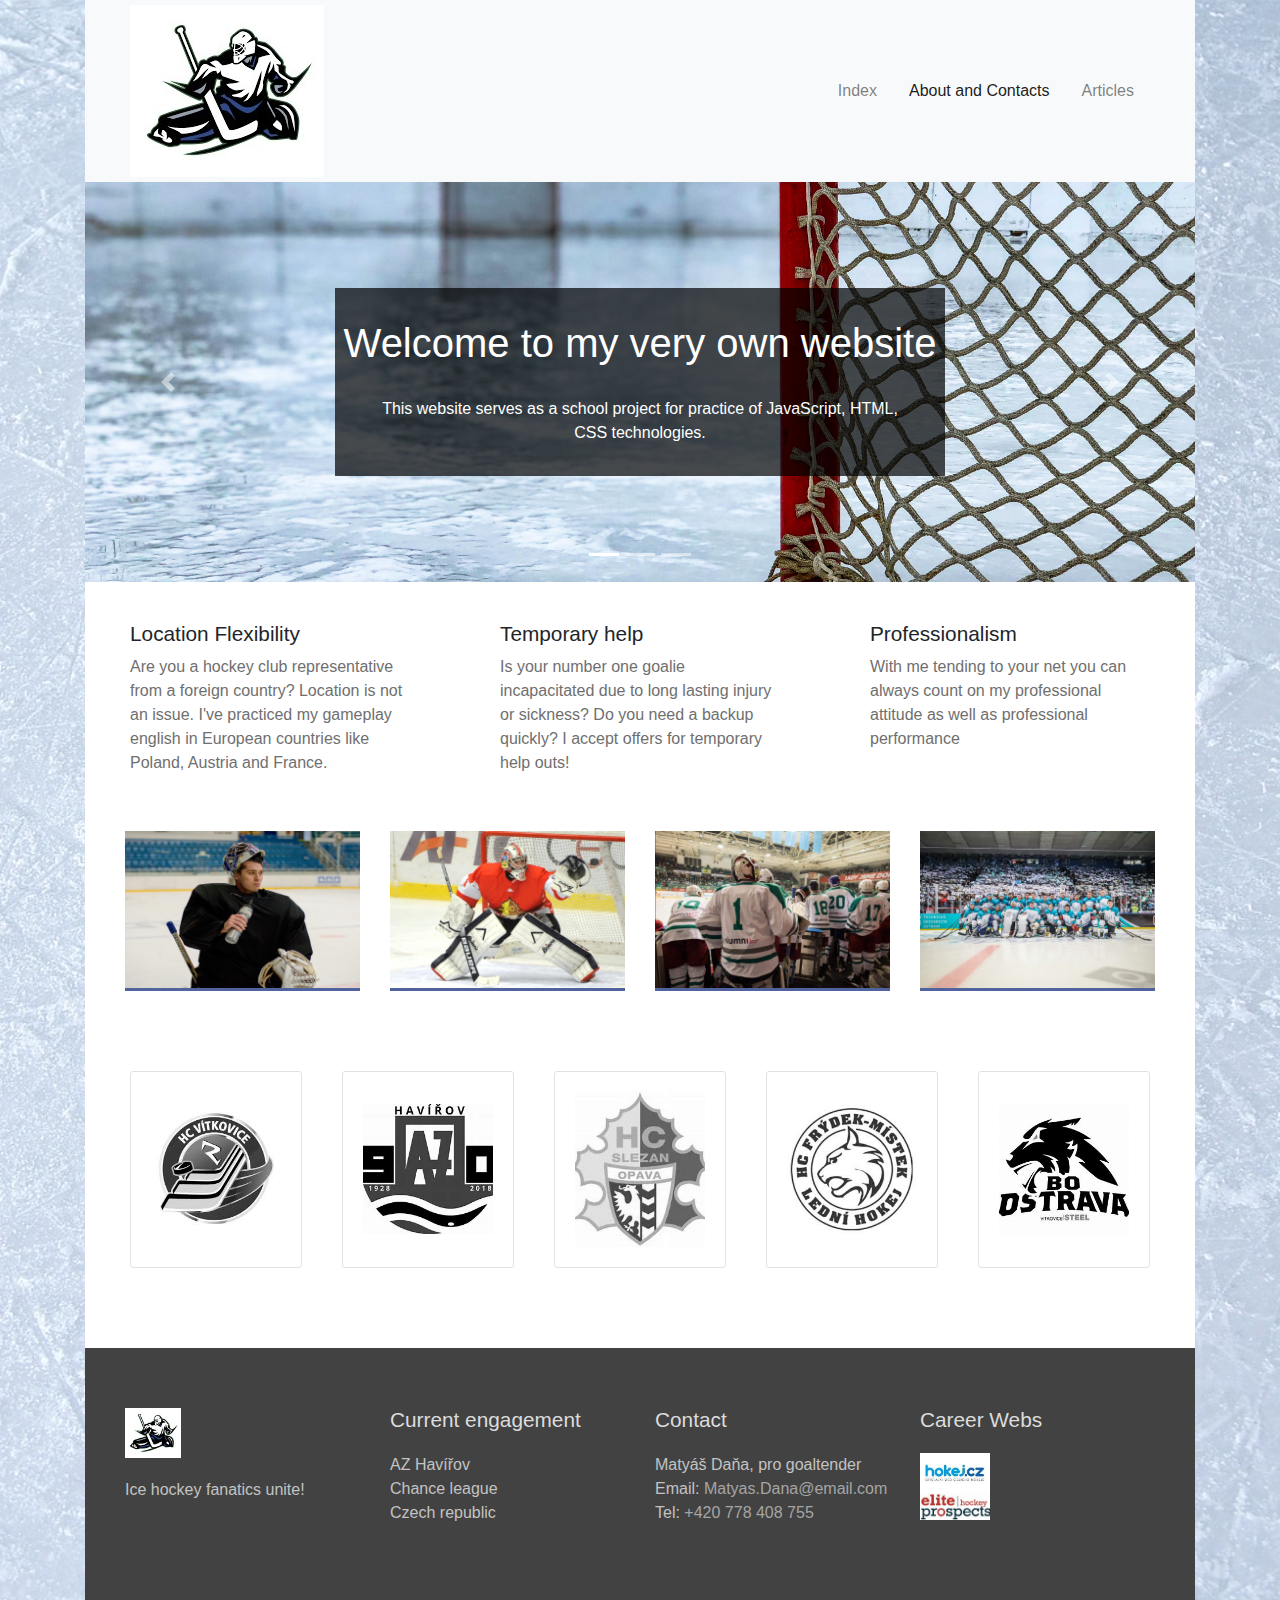
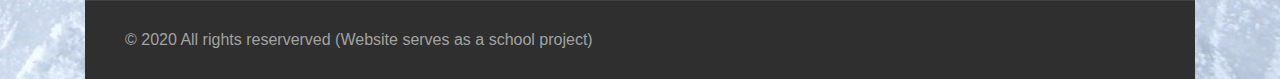
<file: Index.html>
<!doctype html>
<html lang="cs">
  <head>
    <meta charset="utf-8">
    <meta name="viewport" content="width=device-width, initial-scale=1, shrink-to-fit=no">

    <link rel="stylesheet" href="resources/css/bootstrap.min.css">
    <link rel="stylesheet" href="resources/css/styles.css">
    <link rel="stylesheet" href="resources/css/simplelightbox.min.css">

    <script src="resources/js/fontawesome.js"></script>

    <title>MyWeb</title>
  </head>
  <body>
    <div class="container">
        <div class="row">
            <div class="col-md-12">
                <nav class="navbar navbar-expand-lg navbar-light bg-light">
                    <a class="navbar-brand" href="Index.html">
                        <img src="resources/images/logogo.jpg" alt="HireMe logo">
                    </a>
                    <button class="navbar-toggler" type="button" data-toggle="collapse" data-target="#navbarSupportedContent" aria-controls="navbarSupportedContent" aria-expanded="false" aria-label="Toggle navigation">
                        <span class="navbar-toggler-icon"></span>
                    </button>
                    
                    <div class="collapse navbar-collapse" id="navbarSupportedContent">
                        <ul class="navbar-nav ml-auto">
                            <li class="nav-item">
                                <a class="nav-link" href="Index.html">Index</a>
                            </li>
                            <li class="nav-item active">
                                <a class="nav-link" href="About and Contacts.html">About and Contacts</a>
                            </li>
                            <li class="nav-item">
                                <a class="nav-link" href="Articles.html">Articles</a>
                            </li>
                        </ul>
                    </div>
                </nav>
            </div>
        </div>
        <div class="row">
            <div class="col-md-12">
                <div id="carouselExampleIndicators" class="carousel slide" data-ride="carousel">
                    <ol class="carousel-indicators">
                        <li data-target="#carouselExampleIndicators" data-slide-to="0" class="active"></li>
                        <li data-target="#carouselExampleIndicators" data-slide-to="1"></li>
                        <li data-target="#carouselExampleIndicators" data-slide-to="2"></li>
                    </ol>
                    <div class="carousel-inner">
                        <div class="carousel-item active">
                            <div class="slideshow slide-1">
                                <div class="textblock">
                                    <h1>Welcome to my very own website</h1>
                                    <p>This website serves as a school project for practice of JavaScript, HTML, CSS technologies.</p>
                                </div>
                            </div>
                        </div>
                        <div class="carousel-item">
                            <div class="slideshow slide-2">
                                <div class="textblock">
                                    <h1>Reasoning</h1>
                                    <p>It's not easy to advance without the right contacts and self-promotion. Building a website may seem like an odd way of promoting a goaltender but hey, every little bit helps. I guess... </p>
                                </div>
                            </div>
                        </div>
                        <div class="carousel-item">
                            <div class="slideshow slide-3">
                                <div class="textblock">
                                    <h1>Browse and enjoy!</h1>
                                    <p>That's all the foretalk. feel free to look around!</p>
                                </div>
                            </div>
                        </div>
                    </div>
                    <a class="carousel-control-prev" href="#carouselExampleIndicators" role="button" data-slide="prev">
                        <span class="carousel-control-prev-icon" aria-hidden="true"></span>
                        <span class="sr-only">Previous</span>
                    </a>
                    <a class="carousel-control-next" href="#carouselExampleIndicators" role="button" data-slide="next">
                        <span class="carousel-control-next-icon" aria-hidden="true"></span>
                        <span class="sr-only">Next</span>
                    </a>
                </div>
            </div>
        </div>
        <div class="row">
            <div class="col-md-12">
                <div class="container services">
                    <div class="row">
                        <div class="col-md-4">
                            <div class="service">
                                <h2><i class="fas fa-globe"></i> Location Flexibility </h2>
                                <p>Are you a hockey club representative from a foreign country? Location is not an issue. I've practiced my gameplay english in European countries like Poland, Austria and France.</p>
                            </div>
                        </div>
                        <div class="col-md-4">
                            <div class="service">
                                <h2><i class="fas fa-male"></i> Temporary help</h2>
                                <p>
                                Is your number one goalie incapacitated due to long lasting injury or sickness? Do you need a backup quickly? I accept offers for temporary help outs!
                                </p>
                            </div>
                        </div>
                        <div class="col-md-4">
                            <div class="service">
                                <h2><i class="fas fa-graduation-cap"></i> Professionalism </h2>
                                <p>With me tending to your net you can always count on my professional attitude as well as professional performance</p>
                            </div>
                        </div>
                    </div>
                </div>
            </div>
        </div>
        <div class="row">
            <div class="col-md-12">
                <div class="container services">
                    <div class="row gallery gallery-index">
                        <div class="col-md-3">
                            <a href="resources/images/gallery1.jpg"><img src="resources/images/gallery1.jpg" class="img-fluid" alt="Off-ice excersize" title="Off-ice excersize"/></a>
                        </div>
                        <div class="col-md-3">
                            <a href="resources/images/gallery2.jpg"><img src="resources/images/gallery2.jpg" class="img-fluid" alt="Slezan Opava" title="Slezan Opava"/></a>
                        </div>
                        <div class="col-md-3">
                            <a href="resources/images/gallery3.jpg"><img src="resources/images/gallery3.jpg" class="img-fluid" alt="Goalie's world" title="Goalie's world"/></a>
                        </div>
                        <div class="col-md-3">
                            <a href="resources/images/gallery4.jpg"><img src="resources/images/gallery4.jpg" class="img-fluid" alt="University match" title="University match"/></a>
                        </div>
                    </div>
                </div>
            </div>
        </div>
        <div class="row">
            <div class="col-md-12">
                <div class="container companies">
                    <div class="row companies-list">
                        <div class="col-md">
                            <img src="resources/images/HCV.jpg" class="img-fluid" alt="HC Vítkovice"/>
                        </div>
                        <div class="col-md">
                            <img src="resources/images/azhav.jpg" class="img-fluid" alt="AZ Havířov"/>
                        </div>
                        <div class="col-md">
                            <img src="resources/images/hcs.jpg" class="img-fluid" alt="HC Slezan Opava"/>
                        </div>
                        <div class="col-md">
                            <img src="resources/images/hcfr.jpg" class="img-fluid" alt="HC Frýdek - Místek"/>
                        </div>
                        <div class="col-md">
                            <img src="resources/images/boo.jpg" class="img-fluid" alt="HC Kopřivnice"/>
                        </div>
                    </div>
                </div>
            </div>
        </div>
        <div class="row">
            <div class="col-md-12">
                <div class="container footer">
                    <div class="row footer-column">
                        <div class="col-md">
                            <img src="resources/images/logogo.jpg" class="img-fluid footer-logo" alt="HireMe logo"/>
                            <p>Ice hockey fanatics unite!</p>
                        </div>
                        <div class="col-md">
                            <h3>Current engagement</h3>
                            <p>
                                AZ Havířov<br>
                                Chance league<br>
                                Czech republic
                            </p>
                        </div>
                        <div class="col-md">
                            <h3>Contact</h3>
                            <p>
                                Matyáš Daňa, pro goaltender<br>
                                Email: <a href="mailto://Matyas.Dana@email.com">Matyas.Dana@email.com</a><br>
                                Tel: <a href="tel://+420778408755">+420 778 408 755</a>
                            </p>
                        </div>
                        <div class="col-md">
                            <h3>Career Webs</h3>
                            <p>
                                <a href="https://www.hokej.cz/hrac/17543" target="_blank">
                                    <img src="resources/images/hokej.jpg" class="img-fluid" style="max-width:30%";  alt="Hokej cz"/></a><br>
                                <a href="https://widgets.eliteprospects.com/player.php?player=189764" target="_blank">
                                    <img src="resources/images/ep.jpg" class="img-fluid" style="max-width:30%";  alt="Eliteprospects"/>
                                </a><br>
                            </p>
                        </div>
                    </div>
                </div>
            </div>
        </div>
        <div class="row">
            <div class="col-md-12">
                <div class="container footer-bottom">
                    <div class="row footer-bottom-column">
                        <div class="col-md-7">
                            <p>© 2020 All rights reserverved (Website serves as a school project)</p>
                        </div>
                        <div class="col-md-5">
                            <div class="social">
                                <a href="https://twitter.com/" target="_blank"><i class="fab fa-twitter-square"></i></a>
                                <a href="https://www.facebook.com/" target="_blank"><i class="fab fa-facebook-square"></i></a>
                                <a href="https://www.linkedin.com/" target="_blank"><i class="fab fa-linkedin"></i></a>
                                <a href="https://cz.pinterest.com/" target="_blank"><i class="fab fa-pinterest-square"></i></a>
                                <a href="https://vimeo.com/" target="_blank"><i class="fab fa-vimeo-square"></i></a>
                            </div>
                        </div>
                    </div>
                </div>
            </div>
        </div>
    </div>

    <script src="resources/js/jquery-3.5.1.min.js"></script>
    <script src="resources/js/popper.min.js"></script>
    <script src="resources/js/bootstrap.min.js"></script>
    <script src="resources/js/simple-lightbox.min.js"></script>
    <script src="resources/js/script.js"></script>
  </body>
</html>
</file>
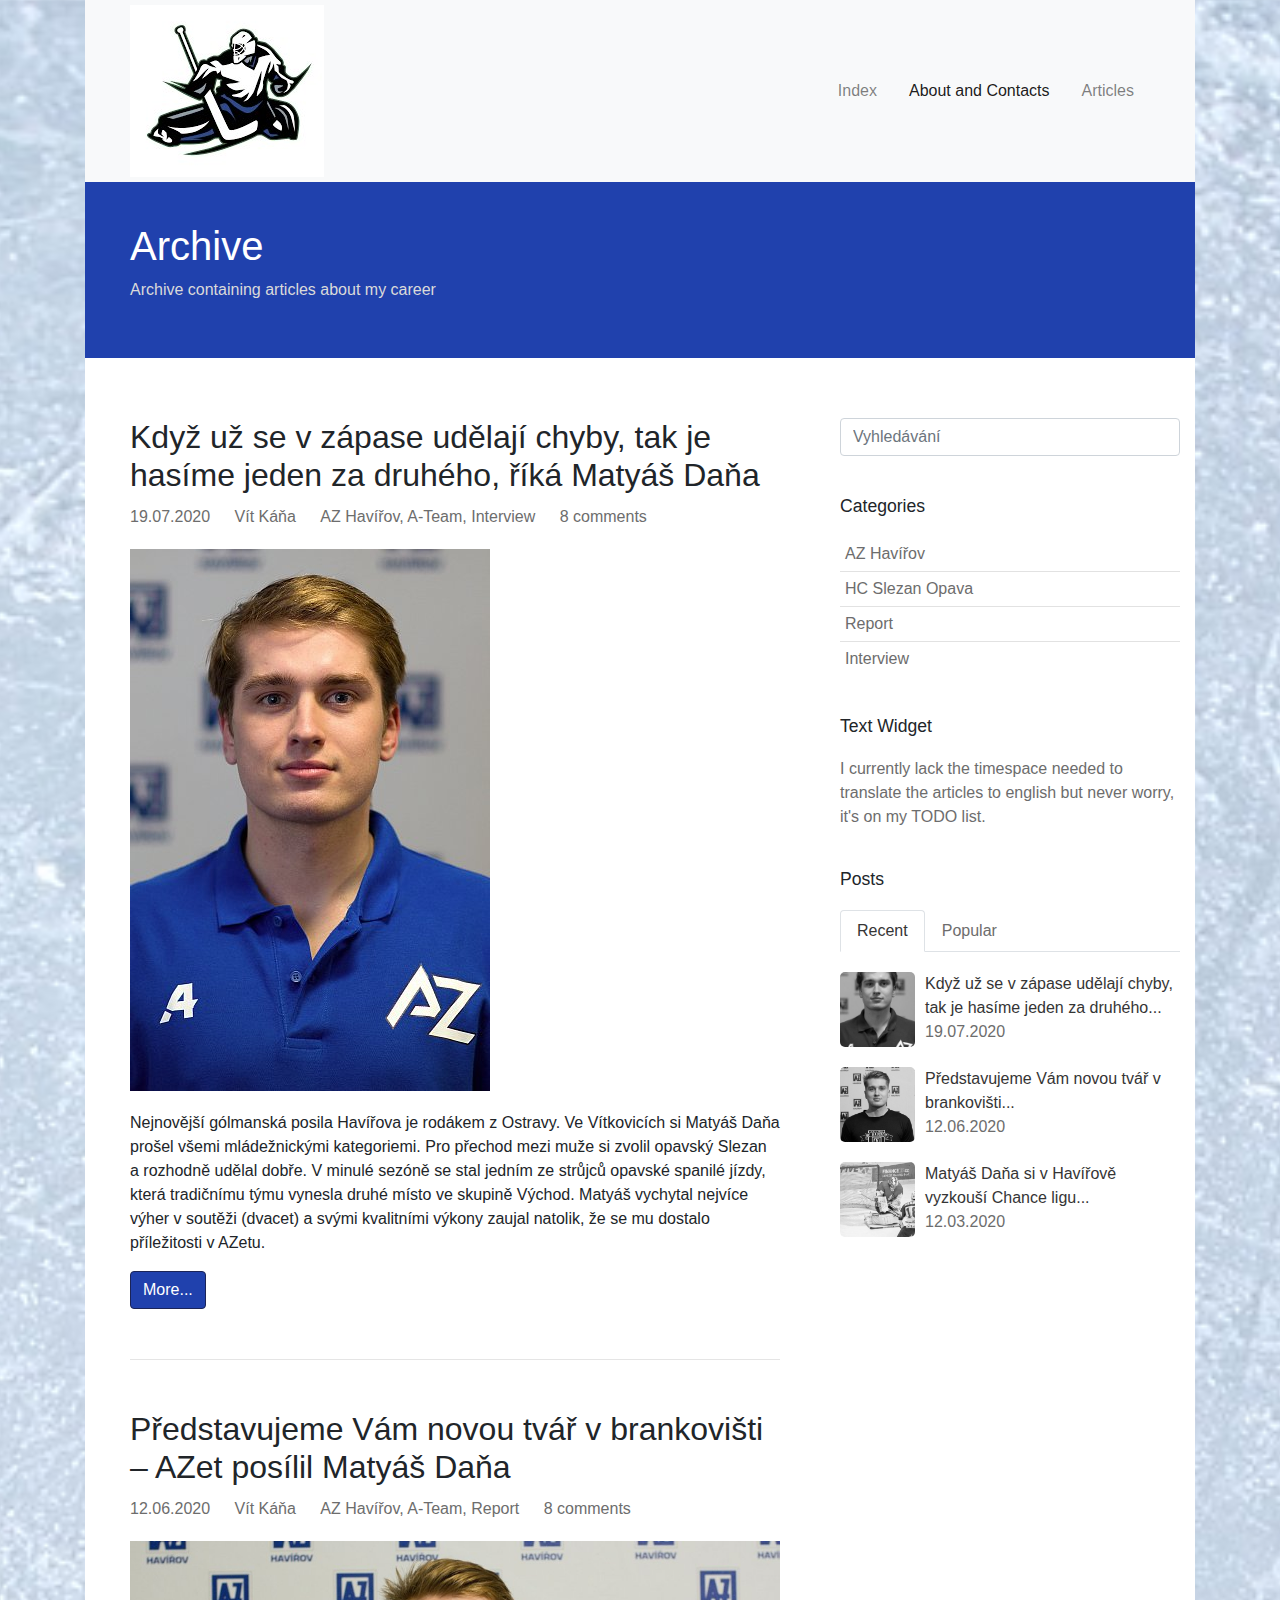
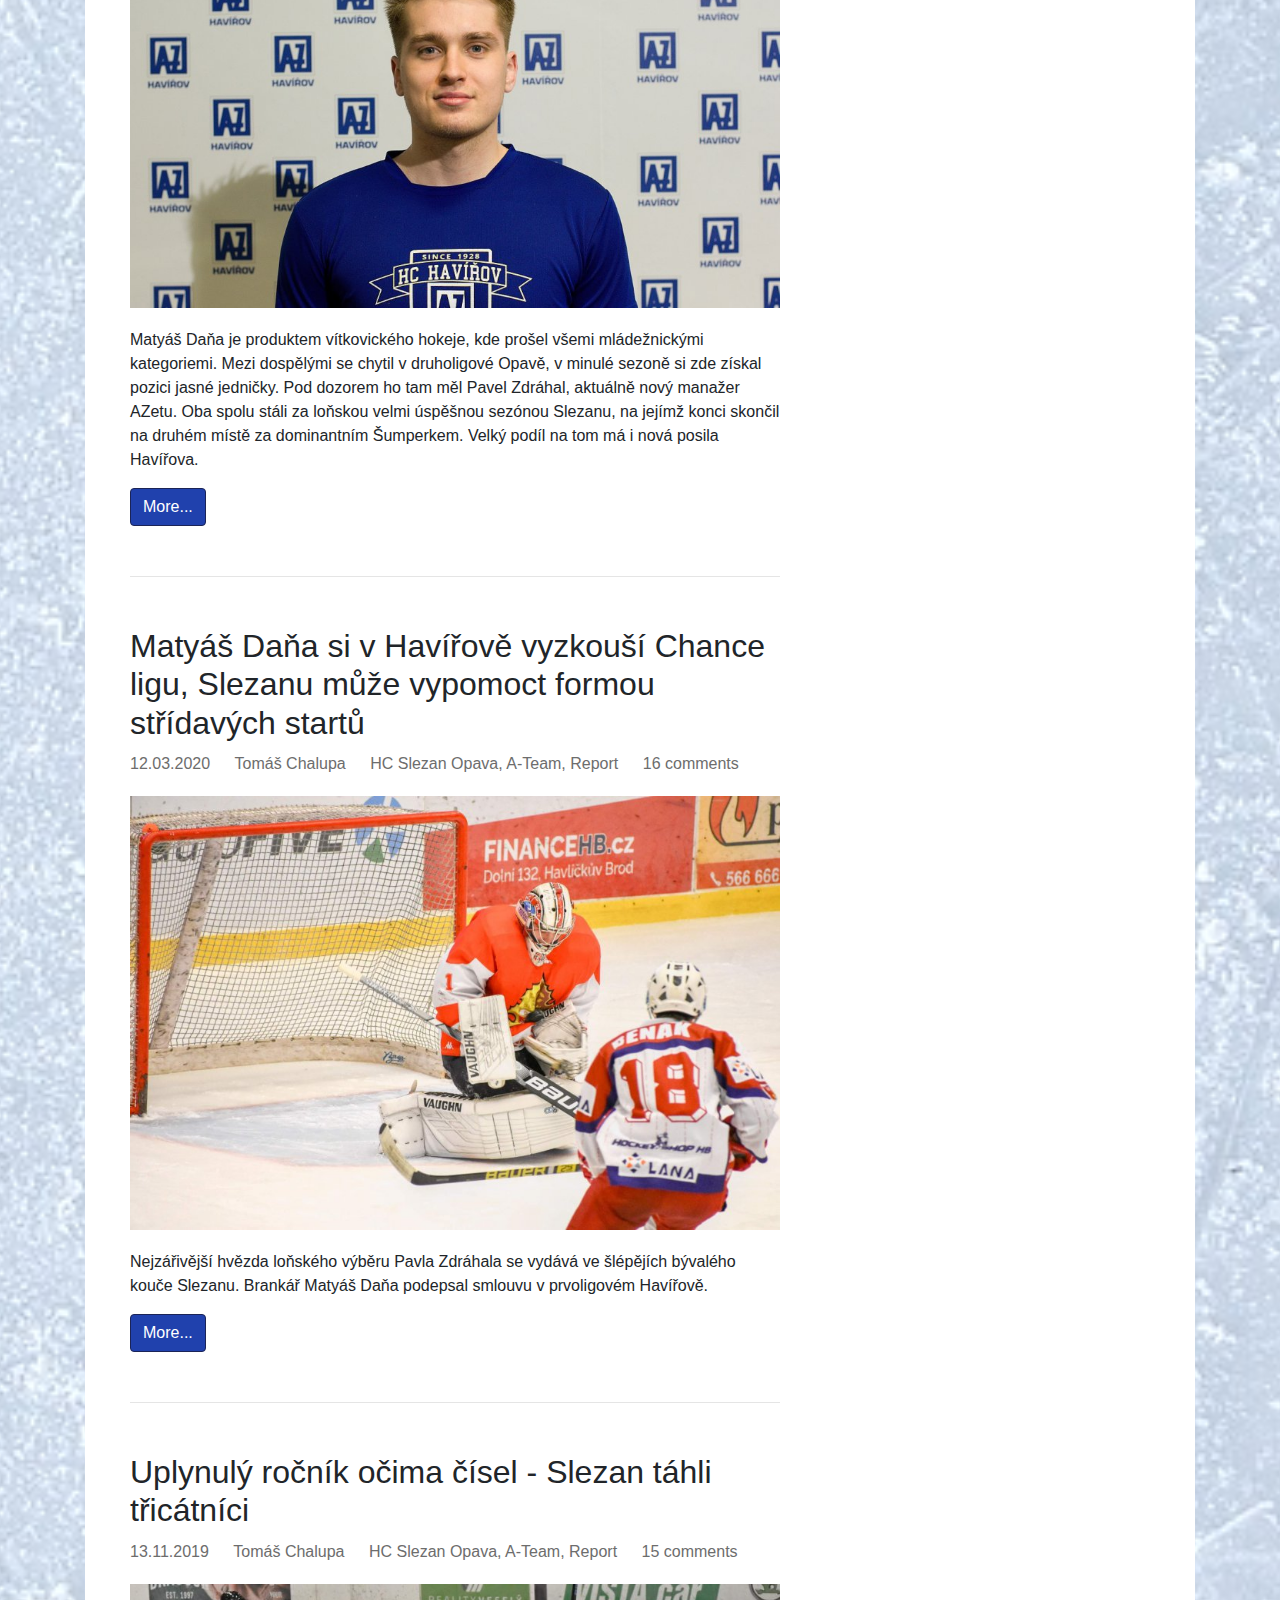
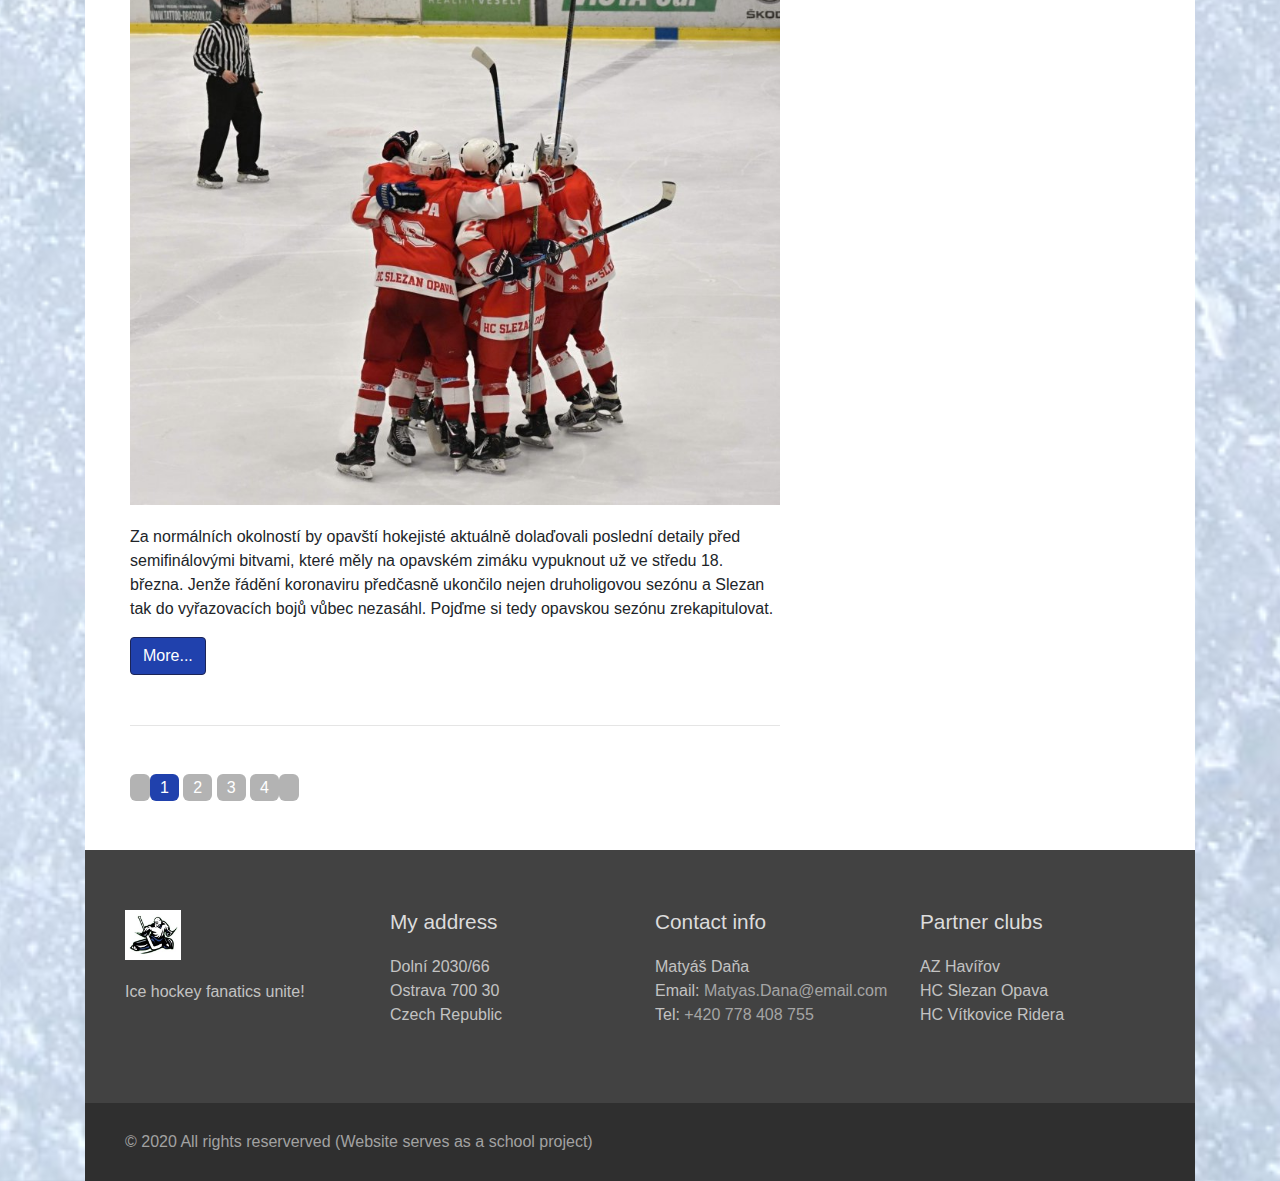
<file: Articles.html>
<!doctype html>
<html lang="cs">
  <head>
    <meta charset="utf-8">
    <meta name="viewport" content="width=device-width, initial-scale=1, shrink-to-fit=no">

    <link rel="stylesheet" href="resources/css/bootstrap.min.css">
    <link rel="stylesheet" href="resources/css/styles.css">
    <link rel="stylesheet" href="resources/css/simplelightbox.min.css">

    <script src="resources/js/fontawesome.js"></script>

    <title>HireMe</title>
  </head>
  <body>
    <div class="container">
        <div class="row">
            <div class="col-md-12">
                <nav class="navbar navbar-expand-lg navbar-light bg-light">
                    <a class="navbar-brand" href="Index.html">
                        <img src="resources/images/logogo.jpg" alt="Goalie logo">
                    </a>
                    <button class="navbar-toggler" type="button" data-toggle="collapse" data-target="#navbarSupportedContent" aria-controls="navbarSupportedContent" aria-expanded="false" aria-label="Toggle navigation">
                        <span class="navbar-toggler-icon"></span>
                    </button>
                    
                    <div class="collapse navbar-collapse" id="navbarSupportedContent">
                        <ul class="navbar-nav ml-auto">
                            <li class="nav-item">
                                <a class="nav-link" href="Index.html">Index</a>
                            </li>
                            <li class="nav-item active">
                                <a class="nav-link" href="About and Contacts.html">About and Contacts</a>
                            </li>
                            <li class="nav-item">
                                <a class="nav-link" href="Articles.html">Articles</a>
                            </li>
                        </ul>
                    </div>
                </nav>
            </div>
        </div>
        <div class="row">
            <div class="col-md-12">
                <div class="container articles-heading">
                    <div class="row">
                        <div class="col-md">
                            <div class="articles-heading-line">
                                <h1>Archive</h1>
                                <p>Archive containing articles about my career</p>
                            </div>
                        </div>
                    </div>
                </div>
            </div>
        </div>
        <div class="row">
            <div class="col-md-12">
                <div class="container articles">
                    <div class="row">
                        <div class="col-md-8">
                            <div class="articles-list">
                                
                                <div class="article">
                                    <h2><a href="https://www.hc-havirov.cz/clanek.asp?id=--8203-Kdyz-uz-se-v-zapase-udelaji-chyby,-tak-je-hasime-jeden-za-druheho,-rika-Matyas-Dana-4202">Když už se v zápase udělají chyby, tak je hasíme jeden za druhého, říká Matyáš Daňa</a></h2>
                                    <div class="article-info">
                                        <ul>
                                            <li><i class="far fa-clock"></i> 19.07.2020</li>
                                            <li><i class="fas fa-user"></i> <a href="#">Vít Káňa</a></li>
                                            <li><i class="fas fa-tags"></i> <a href="#">AZ Havířov</a>, <a href="#">A-Team</a>, <a href="#">Interview</a></li>
                                            <li><i class="fas fa-comments"></i> 8 comments</li>
                                        </ul>
                                    </div>
                                    <div class="article-image">
                                        <a href="https://www.hc-havirov.cz/clanek.asp?id=--8203-Kdyz-uz-se-v-zapase-udelaji-chyby,-tak-je-hasime-jeden-za-druheho,-rika-Matyas-Dana-4202"><img src="resources/images/art2.jpg" class="img-fluid" alt="Když už se v zápase udělají chyby, tak je hasíme jeden za druhého, říká Matyáš Daňa"/></a>
                                    </div>
                                    <div class="article-summary">
                                        <p>Nejnovější gólmanská posila Havířova je rodákem z Ostravy. Ve Vítkovicích si Matyáš Daňa prošel všemi mládežnickými kategoriemi. Pro přechod mezi muže si zvolil opavský Slezan a rozhodně udělal dobře. V minulé sezóně se stal jedním ze strůjců opavské spanilé jízdy, která tradičnímu týmu vynesla druhé místo ve skupině Východ. Matyáš vychytal nejvíce výher v soutěži (dvacet) a svými kvalitními výkony zaujal natolik, že se mu dostalo příležitosti v AZetu.</p>
                                    </div>
                                    <div class="article-button">
                                        <a href="https://www.hc-havirov.cz/clanek.asp?id=--8203-Kdyz-uz-se-v-zapase-udelaji-chyby,-tak-je-hasime-jeden-za-druheho,-rika-Matyas-Dana-4202" role="button" class="btn btn-blue">More...</a>
                                    </div>
                                    <hr class="article-divider">
                                </div>
                                <div class="article">
                                    <h2><a href="https://www.hc-havirov.cz/clanek.asp?id=Predstavujeme-Vam-novou-tvar-v-brankovisti-%96-AZet-posilil-Matyas-Dana-4165">Představujeme Vám novou tvář v brankovišti – AZet posílil Matyáš Daňa</a></h2>
                                    <div class="article-info">
                                        <ul>
                                            <li><i class="far fa-clock"></i> 12.06.2020</li>
                                            <li><i class="fas fa-user"></i> <a href="#">Vít Káňa</a></li>
                                            <li><i class="fas fa-tags"></i> <a href="#">AZ Havířov</a>, <a href="#">A-Team</a>, <a href="#">Report</a></li>
                                            <li><i class="fas fa-comments"></i> 8 comments</li>
                                        </ul>
                                    </div>
                                    <div class="article-image">
                                        <a href="https://www.hc-havirov.cz/clanek.asp?id=Predstavujeme-Vam-novou-tvar-v-brankovisti-%96-AZet-posilil-Matyas-Dana-4165"><img src="resources/images/art1.jpg" class="img-fluid" alt="Představujeme Vám novou tvář v brankovišti – AZet posílil Matyáš Daňa"/></a>
                                    </div>
                                    <div class="article-summary">
                                        <p>Matyáš Daňa je produktem vítkovického hokeje, kde prošel všemi mládežnickými kategoriemi. Mezi dospělými se chytil v druholigové Opavě, v minulé sezoně si zde získal pozici jasné jedničky. Pod dozorem ho tam měl Pavel Zdráhal, aktuálně nový manažer AZetu. Oba spolu stáli za loňskou velmi úspěšnou sezónou Slezanu, na jejímž konci skončil na druhém místě za dominantním Šumperkem. Velký podíl na tom má i nová posila Havířova.</p>
                                    </div>
                                    <div class="article-button">
                                        <a href="https://www.hc-havirov.cz/clanek.asp?id=Predstavujeme-Vam-novou-tvar-v-brankovisti-%96-AZet-posilil-Matyas-Dana-4165" role="button" class="btn btn-blue">More...</a>
                                    </div>
                                    <hr class="article-divider">
                                </div>
                                <div class="article">
                                    <h2><a href="https://www.hcslezan.cz/clanek.asp?id=Matyas-Dana-si-v-Havirove-vyzkousi-Chance-ligu,-Slezanu-muze-vypomoct-formou-stridavych-startu-4759">Matyáš Daňa si v Havířově vyzkouší Chance ligu, Slezanu může vypomoct formou střídavých startů</a></h2>
                                    <div class="article-info">
                                        <ul>
                                            <li><i class="far fa-clock"></i> 12.03.2020</li>
                                            <li><i class="fas fa-user"></i> <a href="#">Tomáš Chalupa</a></li>
                                            <li><i class="fas fa-tags"></i> <a href="#">HC Slezan Opava</a>, <a href="#">A-Team</a>, <a href="#">Report</a></li>
                                            <li><i class="fas fa-comments"></i> 16 comments</li>
                                        </ul>
                                    </div>
                                    <div class="article-image">
                                        <a href="https://www.hcslezan.cz/clanek.asp?id=Matyas-Dana-si-v-Havirove-vyzkousi-Chance-ligu,-Slezanu-muze-vypomoct-formou-stridavych-startu-4759"><img src="resources/images/art3.jpg" class="img-fluid" alt="Matyáš Daňa si v Havířově vyzkouší Chance ligu, Slezanu může vypomoct formou střídavých startů"/></a>
                                    </div>
                                    <div class="article-summary">
                                        <p>Nejzářivější hvězda loňského výběru Pavla Zdráhala se vydává ve šlépějích bývalého kouče Slezanu. Brankář Matyáš Daňa podepsal smlouvu v prvoligovém Havířově.</p>
                                    </div>
                                    <div class="article-button">
                                        <a href="https://www.hcslezan.cz/clanek.asp?id=Matyas-Dana-si-v-Havirove-vyzkousi-Chance-ligu,-Slezanu-muze-vypomoct-formou-stridavych-startu-4759" role="button" class="btn btn-blue">More...</a>
                                    </div>
                                    <hr class="article-divider">
                                </div>
                                <div class="article">
                                    <h2><a href="https://www.hcslezan.cz/clanek.asp?id=Uplynuly-rocnik-ocima-cisel---Slezan-tahli-tricatnici-4752">Uplynulý ročník očima čísel - Slezan táhli třicátníci</a></h2>
                                    <div class="article-info">
                                        <ul>
                                            <li><i class="far fa-clock"></i> 13.11.2019</li>
                                            <li><i class="fas fa-user"></i> <a href="#">Tomáš Chalupa</a></li>
                                            <li><i class="fas fa-tags"></i> <a href="#">HC Slezan Opava</a>, <a href="#">A-Team</a>, <a href="#">Report</a></li>
                                            <li><i class="fas fa-comments"></i> 15 comments</li>
                                        </ul>
                                    </div>
                                    <div class="article-image">
                                        <a href="https://www.hcslezan.cz/clanek.asp?id=Uplynuly-rocnik-ocima-cisel---Slezan-tahli-tricatnici-4752"><img src="resources/images/art4.jpg" class="img-fluid" alt="Matyáš Daňa si v Havířově vyzkouší Chance ligu, Slezanu může vypomoct formou střídavých startů"/></a>
                                    </div>
                                    <div class="article-summary">
                                        <p>Za normálních okolností by opavští hokejisté aktuálně dolaďovali poslední detaily před semifinálovými bitvami, které měly na opavském zimáku vypuknout už ve středu 18. března. Jenže řádění koronaviru předčasně ukončilo nejen druholigovou sezónu a Slezan tak do vyřazovacích bojů vůbec nezasáhl. Pojďme si tedy opavskou sezónu zrekapitulovat.</p>
                                    </div>
                                    <div class="article-button">
                                        <a href="https://www.hcslezan.cz/clanek.asp?id=Uplynuly-rocnik-ocima-cisel---Slezan-tahli-tricatnici-4752" role="button" class="btn btn-blue">More...</a>
                                    </div>
                                    <hr class="article-divider">
                                </div>
                                <div class="paginator">
                                    <ul>
                                        <li><a href="#"><i class="fas fa-chevron-left"></i></a></li>
                                        <li><a href="#" class="active">1</a></li>
                                        <li><a href="#">2</a></li>
                                        <li><a href="#">3</a></li>
                                        <li><a href="#">4</a></li>
                                        <li><a href="#"><i class="fas fa-chevron-right"></i></a></li>
                                    </ul>
                                </div>
                            </div>
                        </div>
                        <div class="col-md-4">
                            <div class="articles-side">
                                <form>
                                    <div class="form-group">
                                        <input type="text" class="form-control" id="inputSearch" placeholder="Vyhledávání">
                                    </div>
                                </form>
                                <div class="articles-categories">
                                    <h3>Categories</h3>
                                    <ul>
                                        <li><a href="#">AZ Havířov</a></li>
                                        <li><a href="#">HC Slezan Opava</a></li>
                                        <li><a href="#">Report</a></li>
                                        <li><a href="#">Interview</a></li>
                                        
                                    </ul>
                                </div>
                                <div class="text-widget">
                                    <h3>Text Widget</h3>
                                    <p>I currently lack the timespace needed to translate the articles to english but never worry, it's on my TODO list.</p>
                                </div>
                                <div class="posts">
                                    <h3>Posts</h3>
                                    <ul class="nav nav-tabs">
                                        <li class="nav-item">
                                            <span class="nav-link active recent">Recent</span>
                                        </li>
                                        <li class="nav-item">
                                            <span class="nav-link popular">Popular</span>
                                        </li>
                                    </ul>
                                    <div class="recent-post">
                                        <div class="image">
                                            <a href="https://www.hc-havirov.cz/clanek.asp?id=--8203-Kdyz-uz-se-v-zapase-udelaji-chyby,-tak-je-hasime-jeden-za-druheho,-rika-Matyas-Dana-4202"><img src="resources/images/art2.jpg" class="img-fluid" alt="Když už se v zápase udělají chyby, tak je hasíme jeden za druhého, říká Matyáš Daňa"/></a>
                                        </div>
                                        <div class="post-text">
                                            <div class="title"><a href="https://www.hc-havirov.cz/clanek.asp?id=--8203-Kdyz-uz-se-v-zapase-udelaji-chyby,-tak-je-hasime-jeden-za-druheho,-rika-Matyas-Dana-4202">Když už se v zápase udělají chyby, tak je hasíme jeden za druhého...</a></div>
                                            <div class="date">19.07.2020</div>
                                        </div>
                                    </div>
                                    <div class="recent-post">
                                        <div class="image">
                                            <a href="https://www.hc-havirov.cz/clanek.asp?id=Predstavujeme-Vam-novou-tvar-v-brankovisti-%96-AZet-posilil-Matyas-Dana-4165"><img src="resources/images/art1.jpg" class="img-fluid" alt="Představujeme Vám novou tvář v brankovišti – AZet posílil Matyáš Daňa"/></a>
                                        </div>
                                        <div class="post-text">
                                            <div class="title"><a href="https://www.hc-havirov.cz/clanek.asp?id=Predstavujeme-Vam-novou-tvar-v-brankovisti-%96-AZet-posilil-Matyas-Dana-4165">Představujeme Vám novou tvář v brankovišti...</a></div>
                                            <div class="date">12.06.2020</div>
                                        </div>
                                    </div>
                                    <div class="recent-post">
                                        <div class="image">
                                            <a href="https://www.hcslezan.cz/clanek.asp?id=Matyas-Dana-si-v-Havirove-vyzkousi-Chance-ligu,-Slezanu-muze-vypomoct-formou-stridavych-startu-4759"><img src="resources/images/art3.jpg" class="img-fluid" alt="Matyáš Daňa si v Havířově vyzkouší Chance ligu, Slezanu může vypomoct formou střídavých startů"/></a>
                                        </div>
                                        <div class="post-text">
                                            <div class="title"><a href="https://www.hcslezan.cz/clanek.asp?id=Matyas-Dana-si-v-Havirove-vyzkousi-Chance-ligu,-Slezanu-muze-vypomoct-formou-stridavych-startu-4759">Matyáš Daňa si v Havířově vyzkouší Chance ligu...</a></div>
                                            <div class="date">12.03.2020</div>
                                        </div>
                                    </div>
                                    <div class="popular-post">
                                        <div class="image">
                                            <a href="https://www.hc-havirov.cz/clanek.asp?id=Predstavujeme-Vam-novou-tvar-v-brankovisti-%96-AZet-posilil-Matyas-Dana-4165"><img src="resources/images/art1.jpg" class="img-fluid" alt="Představujeme Vám novou tvář v brankovišti – AZet posílil Matyáš Daňa"/></a>
                                        </div>
                                        <div class="post-text">
                                            <div class="title"><a href="https://www.hc-havirov.cz/clanek.asp?id=Predstavujeme-Vam-novou-tvar-v-brankovisti-%96-AZet-posilil-Matyas-Dana-4165">Představujeme Vám novou tvář v brankovišti...</a></div>
                                            <div class="date">12.06.2020</div>
                                        </div>
                                    </div>
                                    <div class="popular-post">
                                        <div class="image">
                                            <a href="https://www.hc-havirov.cz/clanek.asp?id=--8203-Kdyz-uz-se-v-zapase-udelaji-chyby,-tak-je-hasime-jeden-za-druheho,-rika-Matyas-Dana-4202"><img src="resources/images/art2.jpg" class="img-fluid" alt="Když už se v zápase udělají chyby, tak je hasíme jeden za druhého, říká Matyáš Daňa"/></a>
                                        </div>
                                        <div class="post-text">
                                            <div class="title"><a href="https://www.hc-havirov.cz/clanek.asp?id=--8203-Kdyz-uz-se-v-zapase-udelaji-chyby,-tak-je-hasime-jeden-za-druheho,-rika-Matyas-Dana-4202">Když už se v zápase udělají chyby, tak je hasíme jeden za druhého...</a></div>
                                            <div class="date">19.07.2020</div>
                                        </div>
                                    </div>
                                    <div class="popular-post">
                                        <div class="image">
                                            <a href="https://www.hcslezan.cz/clanek.asp?id=Matyas-Dana-si-v-Havirove-vyzkousi-Chance-ligu,-Slezanu-muze-vypomoct-formou-stridavych-startu-4759"><img src="resources/images/art3.jpg" class="img-fluid" alt="Matyáš Daňa si v Havířově vyzkouší Chance ligu, Slezanu může vypomoct formou střídavých startů"/></a>
                                        </div>
                                        <div class="post-text">
                                            <div class="title"><a href="https://www.hcslezan.cz/clanek.asp?id=Matyas-Dana-si-v-Havirove-vyzkousi-Chance-ligu,-Slezanu-muze-vypomoct-formou-stridavych-startu-4759">Matyáš Daňa si v Havířově vyzkouší Chance ligu...</a></div>
                                            <div class="date">12.03.2020</div>
                                        </div>
                                    </div>
                                </div>
                            </div>
                        </div>
                    </div>
                </div>
            </div>
        </div>
        <div class="row">
            <div class="col-md-12">
                <div class="container footer">
                    <div class="row footer-column">
                        <div class="col-md">
                            <img src="resources/images/logogo.jpg" class="img-fluid footer-logo" alt="Goalie logo"/>
                            <p>Ice hockey fanatics unite!</p>
                        </div>
                        <div class="col-md">
                            <h3>My address</h3>
                            <p>
                                Dolní 2030/66<br>
                                Ostrava 700 30 <br>
                                Czech Republic
                            </p>
                        </div>
                        <div class="col-md">
                            <h3>Contact info</h3>
                            <p>
                                Matyáš Daňa<br>
                                        Email: <a href="mailto://Matyas.Dana@email.com">Matyas.Dana@email.com</a><br>
                                        Tel: <a href="tel://+420778408755">+420 778 408 755</a>
                            </p>
                        </div>
                        <div class="col-md">
                            <h3>Partner clubs</h3>
                            <p>
                                AZ Havířov<br>
                                HC Slezan Opava<br>
                                HC Vítkovice Ridera
                            </p>
                        </div>
                    </div>
                </div>
            </div>
        </div>
        <div class="row">
            <div class="col-md-12">
                <div class="container footer-bottom">
                    <div class="row footer-bottom-column">
                        <div class="col-md-7">
                            <p>© 2020 All rights reserverved (Website serves as a school project)</p>
                        </div>
                        <div class="col-md-5">
                            <div class="social">
                                <a href="https://twitter.com/" target="_blank"><i class="fab fa-twitter-square"></i></a>
                                <a href="https://vimeo.com/" target="_blank"><i class="fab fa-vimeo-square"></i></a>
                                <a href="https://www.linkedin.com/" target="_blank"><i class="fab fa-linkedin"></i></a>
                                <a href="https://www.facebook.com/" target="_blank"><i class="fab fa-facebook-square"></i></a>
                                <a href="https://cz.pinterest.com/" target="_blank"><i class="fab fa-pinterest-square"></i></a>
                            </div>
                        </div>
                    </div>
                </div>
            </div>
        </div>
    </div>

    <script src="resources/js/jquery-3.5.1.min.js"></script>
    <script src="resources/js/popper.min.js"></script>
    <script src="resources/js/bootstrap.min.js"></script>
    <script src="resources/js/simple-lightbox.min.js"></script>
  </body>
</html>
</file>
<file: resources/css/styles.css>
body {
    background: url("../images/bg1.jpg") center;
    background-size: cover;
}

nav.navbar.navbar-expand-lg {
    padding: 0px 45px;
}

@media (min-width: 992px) {
    nav.navbar.navbar-expand-lg .navbar-nav .nav-link {
        padding-right: 1rem;
        padding-left: 1rem;
    }
}

.slideshow {
    width: 100%;
    height: 400px;
    background-color: #cccccc;
    display: flex;
    justify-content: center;
    align-items: center;
}

.slideshow.slide-1 {
    background: url("../images/slideshow1.jpg") center;
    background-size: cover;
}

.slideshow.slide-2 {
    background: url("../images/slideshow2.jpg") center;
    background-size: cover;
}

.slideshow.slide-3 {
    background: url("../images/slideshow3.jpg") center;
    background-size: cover;
}

.slideshow .textblock {
    background-color: rgba(0, 0, 0, 0.7);
    overflow: hidden;
    width: 55%;
}

.slideshow .textblock h1 {
    color: #fff;
    display: table;
    margin: 0 auto;
    padding: 5% 0 0 0;
    text-align: center;
}

.slideshow .textblock p {
    color: #fff;
    display: table;
    margin: 0 auto 0 auto;
    padding: 5% 0 5% 0;
    text-align: center;
    width: 90%;
}

.service {
    padding: 40px 30px 40px 30px;
}

.service h2 {
    font-size: 1.3rem;
}

.service p {
    color: #6f6f6f;
}

.row .services {
    background-color: #fff;
}

.gallery-index {
    margin: 0 10px;
    padding: 0 0 60px 0;
}

.gallery-index a img {
    border-bottom: 3px solid #51639f;
    margin-bottom: 20px;
}

.row .companies {
    background-color: #fff;
}

.companies-list {
    margin: 0 10px;
    padding: 0 0 60px 0;
}

.companies-list .col-md {
    border: 1px solid #e2e2e2;
    text-align: center;
    margin: 0 20px 20px 20px;
    padding: 20px;
    border-radius: 3px;
}

.companies-list .col-md img {
    position: relative;
    top: 50%;
    transform: translateY(-50%);
    -webkit-filter: grayscale(100%); /* Safari 6.0 - 9.0 */
    filter: grayscale(100%);
    transition: all 0.1s;
}

.companies-list .col-md img:hover {
    -webkit-filter: grayscale(0%); /* Safari 6.0 - 9.0 */
    filter: grayscale(0%);
}

.footer {
    background-color: #424242;
}

.footer .footer-column {
    margin: 0 10px;
    padding: 60px 0 60px 0;
}

.footer .footer-column .footer-logo {
    height: 50px;
}

.footer .footer-column p {
    color: #c3c3c3;
    margin-top: 20px;
}

.footer .footer-column p a {
    color: #a5a5a5;
}

.footer .footer-column h3 {
    font-size: 1.3em;
    color: #dcdcdc;
}

.footer-bottom {
    background-color: #2f2f2f;
}

.footer-bottom .footer-bottom-column {
    margin: 0 10px;
}

.footer-bottom .footer-bottom-column p {
    padding: 20px 0;
    margin: 0;
    color: #a2a2a2;
    line-height: 38px;
}

.footer-bottom .footer-bottom-column .social {
    padding: 20px 0;
    margin: 0;
    text-align: right;
    font-size: 1.6em;
}

.footer-bottom .footer-bottom-column .social a {
    color: #a2a2a2;
    transition: color 0.2s;
}

.footer-bottom .footer-bottom-column .social a:hover {
    color: #d8d8d8;
}

.about-heading {
    background-color: #2041ad;
    color: #fff;
}

.about-heading p {
    color: #dadada;
}

.about-heading-line {
    padding: 40px 30px 40px 30px;
}

.mapouter {
    width: 100%;
    background-color: #fff;
}

.about-text {
    background-color: #fff;
}

.about-text-line, .gallery-about {
    padding: 40px 30px 40px 30px;
}

.gallery-about {
    position: relative;
    top: 50%;
    transform: translateY(-50%);
}

.contact {
    background-color: #f1f1f1;
}

.contact-info, .contact-us {
    padding: 40px 30px 40px 30px;
}

.btn-blue {
    background-color: #2041ad;
    border-color: #1b2457;
    color: #fff;
}

.btn-blue:hover {
    background-color: #0e31a5;
    border-color: #1b2457;
    color: #fff;
}

.btn-blue:focus {
    box-shadow: 0 0 0 0.2rem rgba(134, 81, 159, 0.25);
}

.btn-blue:active {
    background-color: #2041ad;
}

.contact-info .social {
    margin: 0;
    font-size: 1.9em;
}

.contact-info .social a {
    color: #353535;
    transition: color 0.2s;
}

.contact-info .social a:hover {
    color: #636363;
}

.contact-info a {
    color: #2041ad;
}

.contact-info a:hover {
    color: #0e31a5;
}

#modalContactForm .modal-body .name, #modalContactForm .modal-body .email {
    font-weight: 700;
}

#alert-contact-success {
    display: none;
}

.articles-heading {
    background-color: #2041ad;
    color: #fff;
}

.articles-heading p {
    color: #dadada;
}

.articles-heading-line {
    padding: 40px 30px 40px 30px;
}

.articles {
    background-color: #fff;
    padding-top: 60px;
}

.articles-list {
    padding: 0 30px 0px 30px;
}

.articles .articles-list .article h2 a {
    color: #212529;    
}

.articles .articles-list .article .article-info ul li, .articles .articles-list .article .article-info ul li a{
    color: #6d6d6d;
}

.articles .articles-list .article .article-info ul {
    list-style-type: none;
    padding: 0;
    margin: 10px 0 0 0;
}

.articles .articles-list .article .article-info ul li {
    display:inline;
}

.articles .articles-list .article .article-info ul li:nth-child(n+2) {
    margin-left: 20px;
}

.articles .articles-list .article .article-info ul li i {
    font-size: 0.8em;
}

.articles .articles-list .article .article-info {
    margin: 0 0 20px 0;
}

.articles .articles-list .article .article-summary {
    margin: 20px 0 0 0;
}

.articles .articles-list .article .article-divider {
    margin: 50px 0 50px 0;
}

.paginator ul {
    list-style-type: none;
    padding: 0;
    margin: 0 0 50px 0;
}

.paginator ul li {
    display: inline;
}

.paginator ul li a {
    color: #fff;
    font-weight: 500;
    padding: 5px 10px;
    text-decoration: none;
    background-color: #b3b3b3;
    border-radius: 6px;
}

.paginator ul li a:hover {
    background-color: #6f6f6f;
}

.paginator ul li a.active {
    background-color: #2041ad;
}

.articles-side h3 {
    font-size: 1.1em;
    margin: 40px 0 20px 0;
}

.articles-side .articles-categories ul {
    list-style-type: none;
    padding: 0;
    margin: 0 0 20px 0;
}

.articles-side .articles-categories ul li {
    border-bottom: 1px solid #e2e2e2;
    padding: 5px 0 5px 5px;
}

.articles-side .articles-categories ul li:last-child {
    border-bottom: none;
}

.articles-side .articles-categories ul li a {
    color: #6d6d6d;
}

.articles-side .articles-categories ul li a:hover {
    color: #353535;
    text-decoration: none;
}

.articles-side .text-widget p {
    color: #6d6d6d;
}

.articles-side .posts .nav {
    margin-bottom: 20px;
}

.articles-side .posts .nav .nav-link {
    color: #6d6d6d;
    cursor: pointer;
}

.articles-side .posts .nav .nav-link.active {
    color: #353535;
    font-weight: 500;
}

.articles-side .posts .recent-post, .articles-side .posts .popular-post {
    margin-bottom: 20px;
}

.articles-side .posts .recent-post .image, .articles-side .posts .popular-post .image {
    display: inline;
    width: 25%;
}

.articles-side .posts .recent-post .post-text, .articles-side .posts .popular-post .post-text {
    display: inline;
    float: right;
    width: 75%;
}

.articles-side .posts .recent-post .image a img, .articles-side .posts .popular-post .image a img {
    object-fit: cover;
    width: 75px;
    height: 75px;
    border-radius: 5px;
    -webkit-filter: grayscale(100%); /* Safari 6.0 - 9.0 */
    filter: grayscale(100%);
    transition: all 0.1s;
}

.articles-side .posts .recent-post .image a img:hover, .articles-side .posts .popular-post .image a img:hover {
    -webkit-filter: grayscale(0%); /* Safari 6.0 - 9.0 */
    filter: grayscale(0%);
}

.articles-side .posts .recent-post .post-text .title a, .articles-side .posts .popular-post .post-text .title a {
    color: #353535;
}

.articles-side .posts .recent-post .post-text .date, .articles-side .posts .popular-post .post-text .date {
    color: #6d6d6d;
}

.articles-side .posts .popular-post {
    display: none;
}
</file>
<file: resources/css/simplelightbox.min.css>
.sl-wrapper .sl-close,.sl-wrapper .sl-navigation button{height:44px;line-height:44px;font-family:Arial,Baskerville,monospace}.sl-wrapper .sl-close:focus,.sl-wrapper .sl-navigation button:focus{outline:0}body.hidden-scroll{overflow:hidden}.sl-overlay{position:fixed;left:0;right:0;top:0;bottom:0;background:#fff;opacity:.7;display:none;z-index:1035}.sl-wrapper .sl-close,.sl-wrapper .sl-counter{top:30px;display:none;color:#000;position:fixed}.sl-wrapper{z-index:1040}.sl-wrapper button{border:0;background:0 0;font-size:28px;padding:0;cursor:pointer}.sl-wrapper button:hover{opacity:.7}.sl-wrapper .sl-close{right:30px;z-index:10060;margin-top:-14px;margin-right:-14px;width:44px;font-size:3rem}.sl-wrapper .sl-counter{left:30px;z-index:1060;font-size:1rem}.sl-wrapper .sl-navigation{width:100%;display:none}.sl-wrapper .sl-navigation button{position:fixed;top:50%;margin-top:-22px;width:22px;text-align:center;display:block;z-index:10060;color:#000}.sl-wrapper .sl-navigation button.sl-next{right:5px;font-size:2rem}.sl-wrapper .sl-navigation button.sl-prev{left:5px;font-size:2rem}@media (min-width:35.5em){.sl-wrapper .sl-navigation button{width:44px}.sl-wrapper .sl-navigation button.sl-next{right:10px;font-size:3rem}.sl-wrapper .sl-navigation button.sl-prev{left:10px;font-size:3rem}.sl-wrapper .sl-image img{border:0}}@media (min-width:50em){.sl-wrapper .sl-navigation button{width:44px}.sl-wrapper .sl-navigation button.sl-next{right:20px;font-size:3rem}.sl-wrapper .sl-navigation button.sl-prev{left:20px;font-size:3rem}.sl-wrapper .sl-image img{border:0}}.sl-wrapper .sl-image{position:fixed;-ms-touch-action:none;touch-action:none;z-index:10000}.sl-wrapper .sl-image img{margin:0;padding:0;display:block;border:0;width:100%;height:auto}.sl-wrapper .sl-image iframe{background:#000;border:0}@media (min-width:35.5em){.sl-wrapper .sl-image iframe{border:0}}@media (min-width:50em){.sl-wrapper .sl-image iframe{border:0}}.sl-wrapper .sl-image .sl-caption{display:none;padding:10px;color:#fff;background:rgba(0,0,0,.8);font-size:1rem;position:absolute;bottom:0;left:0;right:0}.sl-wrapper .sl-image .sl-caption.pos-top{bottom:auto;top:0}.sl-wrapper .sl-image .sl-caption.pos-outside{bottom:auto}.sl-wrapper .sl-image .sl-download{display:none;position:absolute;bottom:5px;right:5px;color:#000;z-index:1060}.sl-spinner{display:none;border:5px solid #333;border-radius:40px;height:40px;left:50%;margin:-20px 0 0 -20px;opacity:0;position:fixed;top:50%;width:40px;z-index:1007;-webkit-animation:pulsate 1s ease-out infinite;-moz-animation:pulsate 1s ease-out infinite;-ms-animation:pulsate 1s ease-out infinite;-o-animation:pulsate 1s ease-out infinite;animation:pulsate 1s ease-out infinite}.sl-scrollbar-measure{position:absolute;top:-9999px;width:50px;height:50px;overflow:scroll}.sl-transition{transition:-moz-transform ease .2s;transition:-ms-transform ease .2s;transition:-o-transform ease .2s;transition:-webkit-transform ease .2s;transition:transform ease .2s}@-webkit-keyframes pulsate{0%{transform:scale(.1);opacity:0}50%{opacity:1}100%{transform:scale(1.2);opacity:0}}@keyframes pulsate{0%{transform:scale(.1);opacity:0}50%{opacity:1}100%{transform:scale(1.2);opacity:0}}@-moz-keyframes pulsate{0%{transform:scale(.1);opacity:0}50%{opacity:1}100%{transform:scale(1.2);opacity:0}}@-o-keyframes pulsate{0%{transform:scale(.1);opacity:0}50%{opacity:1}100%{transform:scale(1.2);opacity:0}}@-ms-keyframes pulsate{0%,100%{opacity:0}0%{transform:scale(.1)}50%{opacity:1}100%{transform:scale(1.2)}}
</file>
